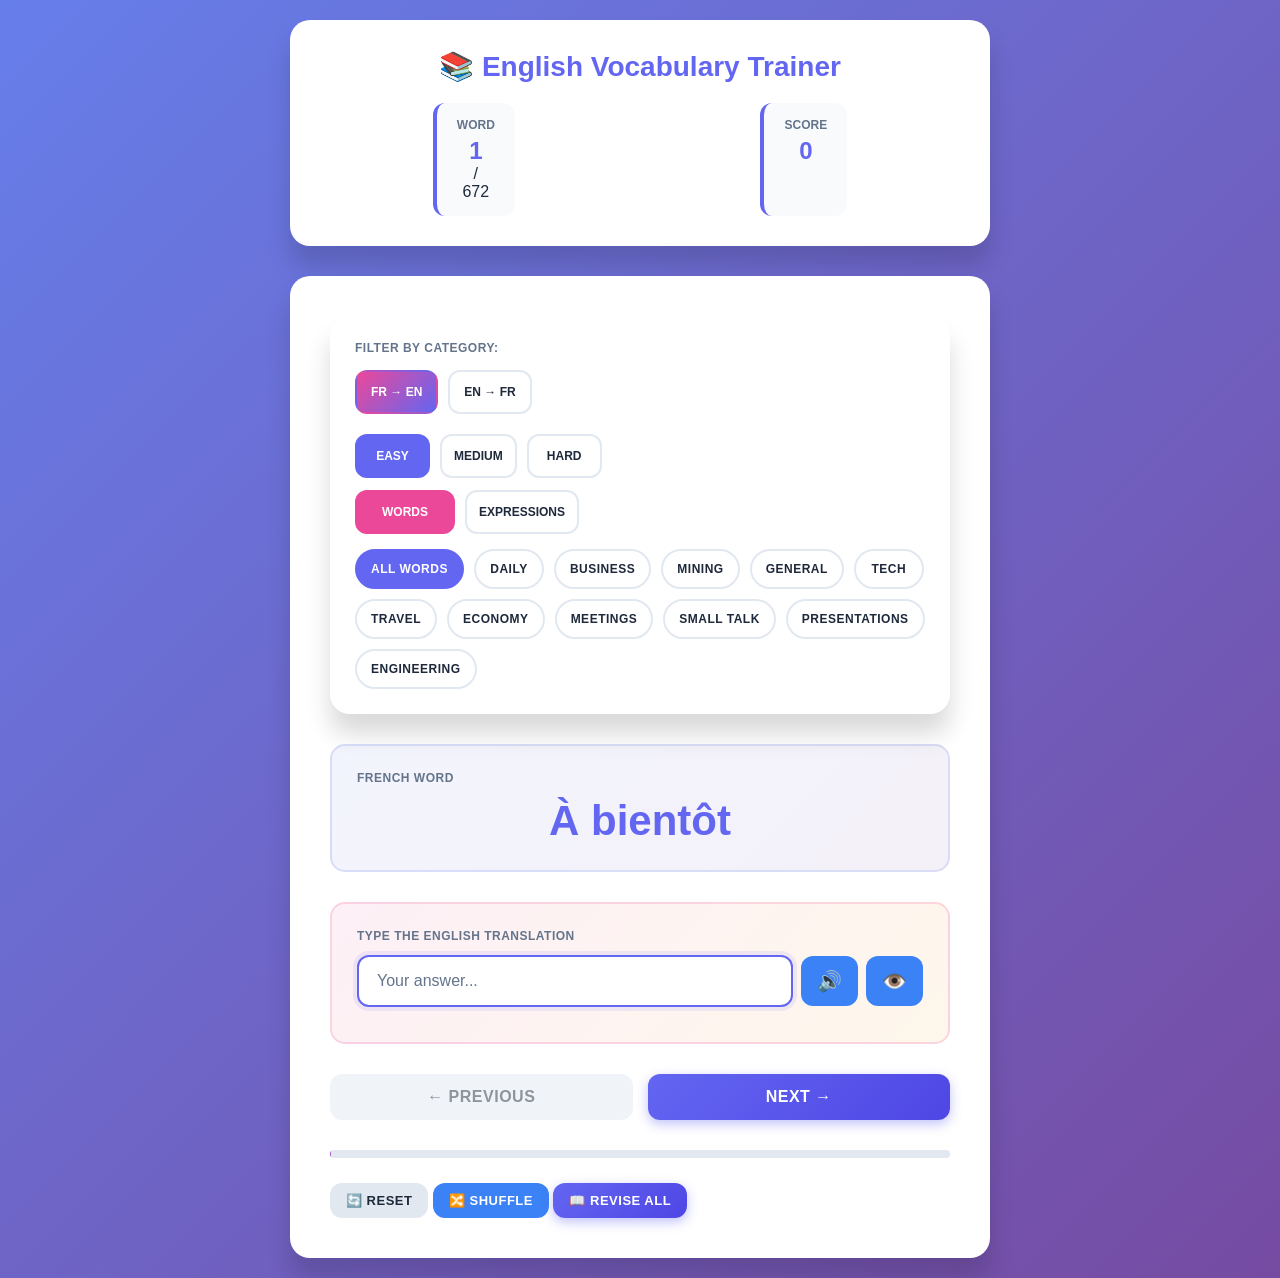
<file: index.html>
<!DOCTYPE html>
<html lang="en">
<head>
    <meta charset="UTF-8">
    <meta name="viewport" content="width=device-width, initial-scale=1.0">
    <title>English Vocabulary Trainer</title>
    <script>
        // Redirect to trainer.html
        window.location.href = './trainer.html';
    </script>
</head>
<body>
    <p>Loading English Vocabulary Trainer...</p>
</body>
</html>
</file>
<file: trainer.css>
* {
    margin: 0;
    padding: 0;
    box-sizing: border-box;
}

:root {
    --primary-color: #6366f1;
    --primary-dark: #4f46e5;
    --secondary-color: #ec4899;
    --success-color: #10b981;
    --danger-color: #ef4444;
    --info-color: #3b82f6;
    --warning-color: #f59e0b;
    --bg-light: #f8fafc;
    --bg-white: #ffffff;
    --text-dark: #1e293b;
    --text-gray: #64748b;
    --border-color: #e2e8f0;
    --shadow: 0 4px 6px rgba(0, 0, 0, 0.1);
    --shadow-lg: 0 20px 25px rgba(0, 0, 0, 0.15);
}

html {
    scroll-behavior: smooth;
}

body {
    font-family: 'Segoe UI', Tahoma, Geneva, Verdana, sans-serif;
    background: linear-gradient(135deg, #667eea 0%, #764ba2 100%);
    min-height: 100vh;
    color: var(--text-dark);
    padding: 20px;
}

.container {
    max-width: 700px;
    margin: 0 auto;
}

/* Header */
.header {
    background: var(--bg-white);
    border-radius: 20px;
    padding: 30px;
    margin-bottom: 30px;
    box-shadow: var(--shadow-lg);
}

.header-content h1 {
    font-size: 28px;
    margin-bottom: 20px;
    color: var(--primary-color);
    text-align: center;
}

.stats {
    display: flex;
    justify-content: space-around;
    gap: 20px;
}

.stat-item {
    display: flex;
    flex-direction: column;
    align-items: center;
    padding: 15px 20px;
    background: var(--bg-light);
    border-radius: 12px;
    border-left: 4px solid var(--primary-color);
}

.stat-label {
    font-size: 12px;
    font-weight: 600;
    text-transform: uppercase;
    color: var(--text-gray);
    margin-bottom: 5px;
}

.stat-value {
    font-size: 24px;
    font-weight: 700;
    color: var(--primary-color);
}

/* Main Content */
.main-content {
    background: var(--bg-white);
    border-radius: 20px;
    padding: 40px;
    box-shadow: var(--shadow-lg);
}

.card-container {
    display: flex;
    flex-direction: column;
    gap: 30px;
    margin-bottom: 30px;
}

.card-section {
    padding: 25px;
    border-radius: 15px;
    background: var(--bg-light);
    border: 2px solid transparent;
    transition: all 0.3s ease;
}

.label {
    font-size: 12px;
    font-weight: 600;
    text-transform: uppercase;
    color: var(--text-gray);
    margin-bottom: 12px;
    letter-spacing: 0.5px;
}

/* French Section */
.french-section {
    background: linear-gradient(135deg, #667eea15 0%, #764ba215 100%);
    border: 2px solid #667eea30;
}

.french-word {
    font-size: 42px;
    font-weight: 700;
    color: var(--primary-color);
    text-align: center;
    word-break: break-word;
}

/* Input Section */
.input-section {
    background: linear-gradient(135deg, #ec489915 0%, #f59e0b15 100%);
    border: 2px solid #ec489930;
}

.input-wrapper {
    display: flex;
    gap: 8px;
    align-items: center;
    flex-wrap: nowrap;
    width: 100%;
}

.english-input {
    flex: 1;
    min-width: 0;
    padding: 15px 18px;
    font-size: 16px;
    border: 2px solid var(--border-color);
    border-radius: 12px;
    transition: all 0.3s ease;
    font-family: 'Segoe UI', Tahoma, Geneva, Verdana, sans-serif;
    min-height: 50px;
}

.english-input:focus {
    outline: none;
    border-color: var(--primary-color);
    box-shadow: 0 0 0 4px rgba(99, 102, 241, 0.1);
}

.english-input::placeholder {
    color: var(--text-gray);
}

.reveal-btn {
    padding: 12px 16px;
    background: var(--info-color);
    color: white;
    border: none;
    border-radius: 12px;
    cursor: pointer;
    font-size: 20px;
    transition: all 0.3s ease;
    display: flex;
    align-items: center;
    justify-content: center;
    min-width: 50px;
    height: 50px;
    flex-shrink: 0;
}

.reveal-btn:hover {
    background: #2563eb;
    transform: scale(1.05);
}

.reveal-btn:active {
    transform: scale(0.95);
}

.hint-text {
    font-size: 13px;
    color: var(--text-gray);
    margin-top: 10px;
    font-style: italic;
}

/* Answer Section */
.answer-section {
    background: linear-gradient(135deg, #10b98115 0%, #34d39915 100%);
    border: 2px solid #10b98130;
}

.answer-section.hidden {
    display: none;
}

.correct-answers {
    display: flex;
    flex-wrap: wrap;
    gap: 10px;
}

.answer-badge {
    display: inline-block;
    padding: 10px 16px;
    background: var(--success-color);
    color: white;
    border-radius: 20px;
    font-weight: 600;
    font-size: 14px;
    animation: slideIn 0.3s ease;
}

@keyframes slideIn {
    from {
        opacity: 0;
        transform: translateY(-10px);
    }
    to {
        opacity: 1;
        transform: translateY(0);
    }
}

/* Feedback */
.feedback {
    min-height: 40px;
    padding: 15px;
    border-radius: 12px;
    font-weight: 600;
    text-align: center;
    display: none;
    animation: popIn 0.3s ease;
}

.feedback.show {
    display: block;
}

.feedback.correct {
    background: #d1fae5;
    color: var(--success-color);
    border-left: 4px solid var(--success-color);
}

.feedback.incorrect {
    background: #fee2e2;
    color: var(--danger-color);
    border-left: 4px solid var(--danger-color);
}

@keyframes popIn {
    from {
        opacity: 0;
        transform: scale(0.95);
    }
    to {
        opacity: 1;
        transform: scale(1);
    }
}

/* Buttons */
.button-group {
    display: flex;
    gap: 15px;
    margin-bottom: 30px;
}

.btn {
    flex: 1;
    padding: 14px 24px;
    font-size: 16px;
    font-weight: 600;
    border: none;
    border-radius: 12px;
    cursor: pointer;
    transition: all 0.3s ease;
    text-transform: uppercase;
    letter-spacing: 0.5px;
}

.btn-primary {
    background: linear-gradient(135deg, var(--primary-color) 0%, var(--primary-dark) 100%);
    color: white;
    box-shadow: 0 4px 12px rgba(99, 102, 241, 0.4);
}

.btn-primary:hover:not(:disabled) {
    transform: translateY(-2px);
    box-shadow: 0 6px 16px rgba(99, 102, 241, 0.6);
}

.btn-primary:active:not(:disabled) {
    transform: translateY(0);
}

.btn-secondary {
    background: var(--border-color);
    color: var(--text-dark);
}

.btn-secondary:hover:not(:disabled) {
    background: #cbd5e1;
    transform: translateY(-2px);
}

.btn-secondary:disabled {
    opacity: 0.5;
    cursor: not-allowed;
}

.btn-info {
    background: var(--info-color);
    color: white;
}

.btn-info:hover {
    background: #2563eb;
    transform: translateY(-2px);
}

.btn-small {
    flex: 0;
    padding: 10px 16px;
    font-size: 13px;
}

/* Progress Bar */
.progress-bar-container {
    width: 100%;
    height: 8px;
    background: var(--border-color);
    border-radius: 10px;
    overflow: hidden;
    margin-bottom: 25px;
}

.progress-bar {
    height: 100%;
    background: linear-gradient(90deg, var(--primary-color), var(--secondary-color));
    border-radius: 10px;
    transition: width 0.3s ease;
    width: 0%;
}

/* Quick Actions (container only) */
.quick-actions {
}

/* Category Filter */
.category-filter {
    background: var(--bg-white);
    border-radius: 20px;
    padding: 25px;
    margin-bottom: 30px;
    box-shadow: var(--shadow-lg);
}

.filter-label {
    font-size: 12px;
    font-weight: 600;
    text-transform: uppercase;
    color: var(--text-gray);
    margin-bottom: 15px;
    letter-spacing: 0.5px;
}

.filter-buttons {
    display: flex;
    flex-wrap: wrap;
    gap: 10px;
}

.filter-btn {
    padding: 8px 14px;
    font-size: 12px;
    font-weight: 600;
    border: 2px solid var(--border-color);
    background: white;
    color: var(--text-dark);
    border-radius: 20px;
    cursor: pointer;
    transition: all 0.3s ease;
    text-transform: uppercase;
    letter-spacing: 0.5px;
    min-height: 40px;
    min-width: 70px;
}

.filter-btn:hover {
    border-color: var(--primary-color);
    color: var(--primary-color);
}

.filter-btn.active {
    background: var(--primary-color);
    border-color: var(--primary-color);
    color: white;
}

/* Mode Toggle */
.mode-toggle {
    display: flex;
    gap: 10px;
    margin-bottom: 20px;
}

.mode-btn {
    padding: 10px 14px;
    font-size: 12px;
    font-weight: 700;
    border: 2px solid var(--border-color);
    background: white;
    color: var(--text-dark);
    border-radius: 12px;
    cursor: pointer;
    transition: all 0.2s ease;
    text-transform: uppercase;
    min-height: 44px;
    min-width: 80px;
}

.mode-btn.active {
    background: linear-gradient(135deg, var(--secondary-color), var(--primary-color));
    border-color: transparent;
    color: white;
}

/* Difficulty Toggle */
.difficulty-toggle {
    display: flex;
    gap: 10px;
    margin: 12px 0;
    flex-wrap: wrap;
}
.difficulty-btn {
    padding: 8px 12px;
    font-size: 12px;
    font-weight: 700;
    border: 2px solid var(--border-color);
    background: white;
    color: var(--text-dark);
    border-radius: 12px;
    cursor: pointer;
    transition: all 0.2s ease;
    text-transform: uppercase;
    min-height: 44px;
    min-width: 75px;
}
.difficulty-btn.active {
    background: var(--primary-color);
    border-color: var(--primary-color);
    color: white;
}

/* Content Toggle */
.content-toggle {
    display: flex;
    gap: 10px;
    margin-bottom: 15px;
    flex-wrap: wrap;
}
.content-btn {
    padding: 8px 12px;
    font-size: 12px;
    font-weight: 700;
    border: 2px solid var(--border-color);
    background: white;
    color: var(--text-dark);
    border-radius: 12px;
    cursor: pointer;
    transition: all 0.2s ease;
    text-transform: uppercase;
    min-height: 44px;
    min-width: 100px;
}
.content-btn.active {
    background: var(--secondary-color);
    border-color: var(--secondary-color);
    color: white;
}

/* Responsive Design */
@media (max-width: 600px) {

    .category-filter {
        padding: 15px;
        margin-bottom: 20px;
    }

    .filter-buttons {
        gap: 8px;
    }

    .filter-btn {
        padding: 10px 14px;
        font-size: 13px;
        min-height: 44px;
        min-width: 80px;
    }
    body {
        padding: 10px;
    }

    .header {
        padding: 20px;
        margin-bottom: 20px;
    }

    .header-content h1 {
        font-size: 22px;
        margin-bottom: 15px;
    }

    .main-content {
        padding: 20px 15px;
    }

    .card-section {
        padding: 20px 15px;
    }

    .french-word {
        font-size: 28px;
        line-height: 1.3;
    }

    .english-input {
        font-size: 16px;
        min-height: 50px;
        padding: 14px 16px;
    }

    .reveal-btn {
        min-width: 50px;
        height: 50px;
        font-size: 22px;
    }

    .stats {
        flex-direction: column;
        gap: 12px;
    }

    .stat-item {
        padding: 12px 18px;
    }

    .stat-value {
        font-size: 20px;
    }

    .button-group {
        flex-direction: column;
        gap: 12px;
    }

    .input-wrapper {
        gap: 8px;
    }

    .mode-toggle {
        flex-wrap: wrap;
        gap: 8px;
        margin-bottom: 12px;
    }

    .mode-btn {
        flex: 1;
        min-width: 120px;
        min-height: 48px;
        font-size: 13px;
    }

    .difficulty-toggle {
        flex-wrap: wrap;
        gap: 8px;
    }

    .difficulty-btn {
        flex: 1;
        min-width: 90px;
        min-height: 48px;
        font-size: 13px;
    }

    .content-toggle {
        flex-wrap: wrap;
        gap: 8px;
    }

    .content-btn {
        flex: 1;
        min-width: 130px;
        min-height: 48px;
        font-size: 13px;
    }

    .quick-actions {
        flex-direction: column;
        gap: 10px;
    }

    .btn {
        padding: 14px 18px;
        font-size: 15px;
        min-height: 50px;
    }

    .btn-small {
        min-height: 46px;
        font-size: 14px;
    }

    .filter-label {
        font-size: 11px;
        margin-bottom: 12px;
    }
}
</file>
